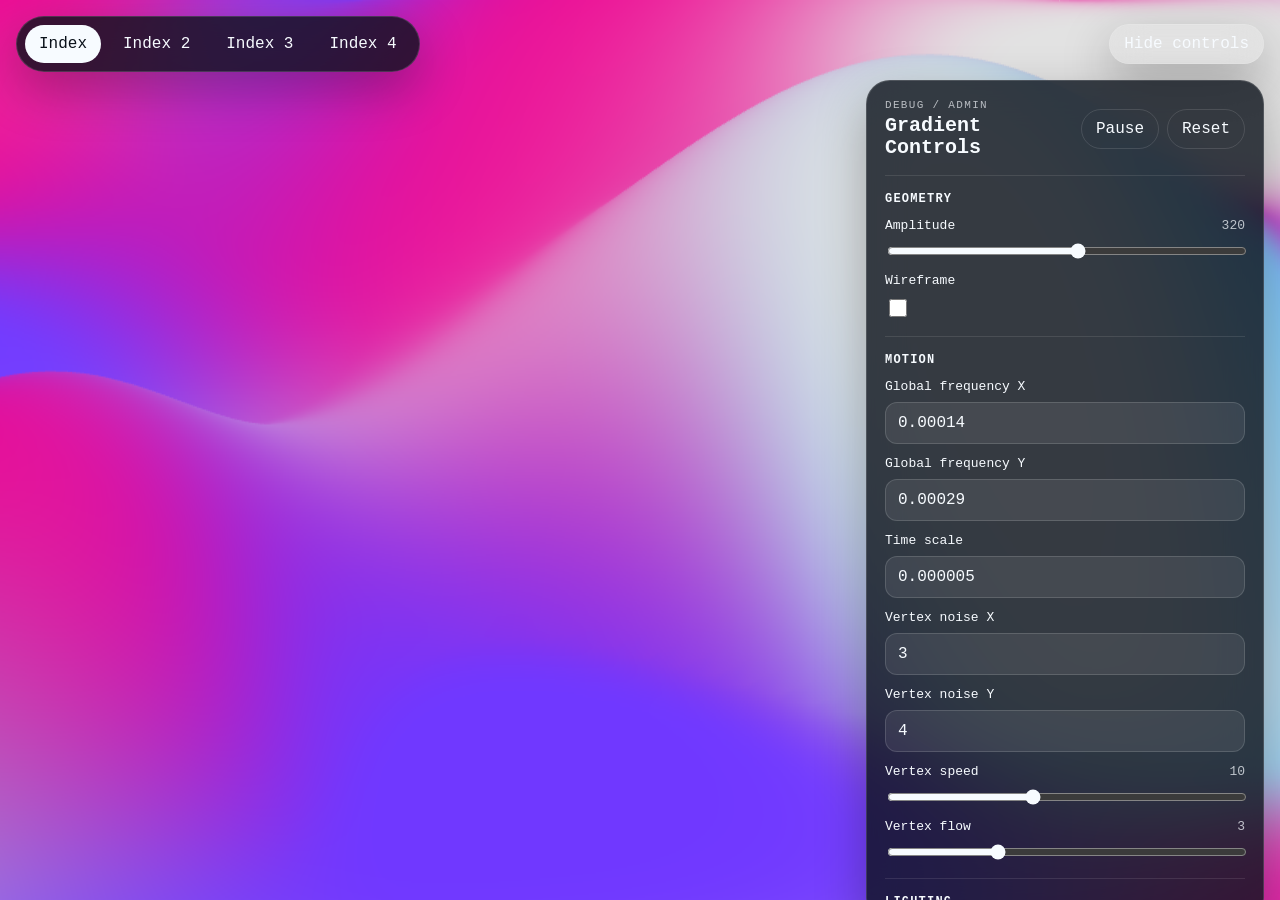
<file: index.html>
<html>
    <head>
        <meta charset="utf-8">
        <meta name="viewport" content="width=device-width, initial-scale=1">
        <title>Stripe Gradient 2</title>
        <script src="Gradient.js" ></script>
        <script src="controls.js"></script>
        <link rel="stylesheet" href="controls.css">
    </head>
    <style>
        body {
            margin:0;
            padding:0;
        }
        #gradient-canvas {
--gradient-color-1:#ef008f;--gradient-color-2:#6ec3f4;--gradient-color-3:#7038ff;--gradient-color-4:#e2e2e2;
        }
    </style>
    <body>
        <canvas id="gradient-canvas" style="width:100vw;height:100vh"></canvas>
        <script>
            window.gradient = new Gradient()
            window.gradient.initGradient('#gradient-canvas');
            mountGradientControls(window.gradient);
        </script>
    </body>
</html>
</file>
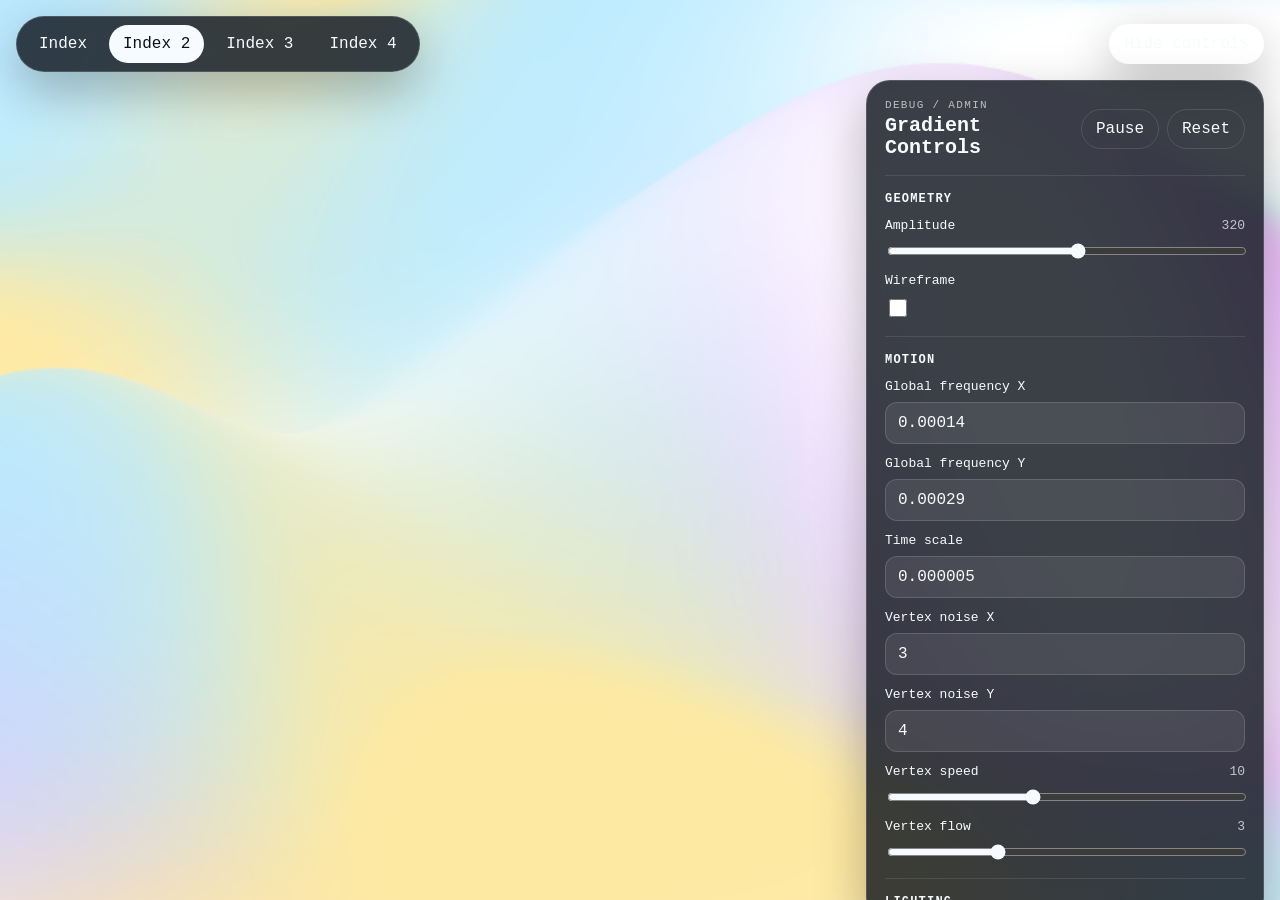
<file: index-2.html>
<html>
    <head>
        <meta charset="utf-8">
        <meta name="viewport" content="width=device-width, initial-scale=1">
        <title>Stripe Gradient 3</title>
        <script src="Gradient.js" ></script>
        <script src="controls.js"></script>
        <link rel="stylesheet" href="controls.css">
    </head>
    <style>
        body {
            margin:0;
            padding:0;
        }
        #gradient-canvas {
          --gradient-color-1: #B7EAFF;
          --gradient-color-2: #E7AEFE;
          --gradient-color-3: #FEE9A2;
          --gradient-color-4: #fff;

          /* --gradient-color-1: #B7EAFF;
          --gradient-color-2: #fff;
          --gradient-color-3: #fff;
          --gradient-color-4: #A2FDDD; */

          /* --gradient-color-1: #B7EAFF;
          --gradient-color-2: #E7AEFE;
          --gradient-color-3: #FFAFDB;
          --gradient-color-4: #A2FDDD; */
        }
    </style>
    <body>
        <canvas id="gradient-canvas" style="width:100vw;height:100vh"></canvas>
        <script>
            window.gradient = new Gradient()
            window.gradient.initGradient('#gradient-canvas');
            mountGradientControls(window.gradient);
        </script>
    </body>
</html>
</file>
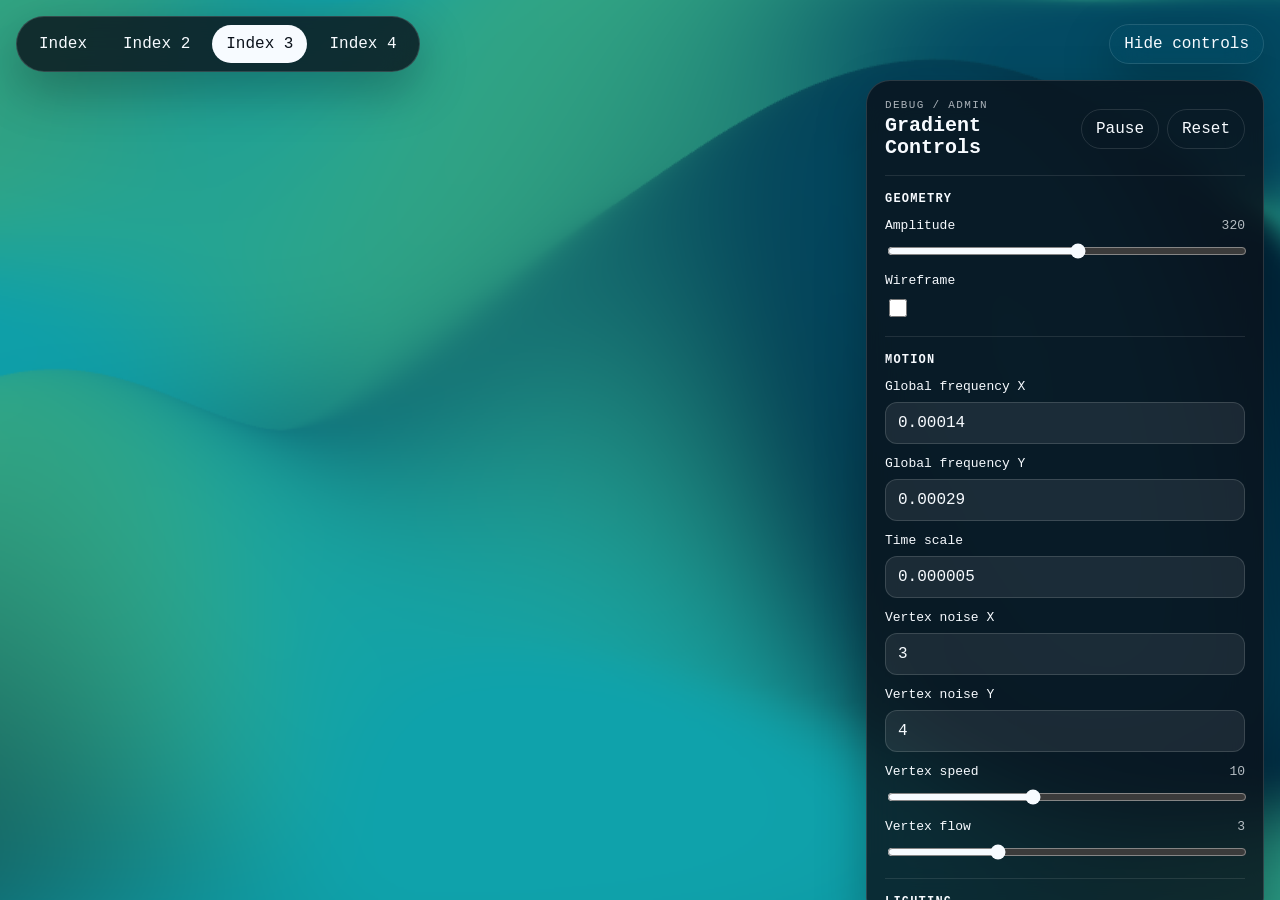
<file: index-3.html>
<html>
    <head>
        <meta charset="utf-8">
        <meta name="viewport" content="width=device-width, initial-scale=1">
        <title>Stripe Gradient 2</title>
        <script src="Gradient.js" ></script>
        <script src="controls.js"></script>
        <link rel="stylesheet" href="controls.css">
    </head>
    <style>
        body {
            margin:0;
            padding:0;
        }
        #gradient-canvas {
            --gradient-color-1: #35ab86;
            --gradient-color-2: #00182c;
            --gradient-color-3: #0fa2ab;
            --gradient-color-4: #034a63;
        }
    </style>
    <body>
        <canvas id="gradient-canvas" style="width:100vw;height:100vh"></canvas>
        <script>
            window.gradient = new Gradient()
            window.gradient.initGradient('#gradient-canvas');
            mountGradientControls(window.gradient);
        </script>
    </body>
</html>
</file>
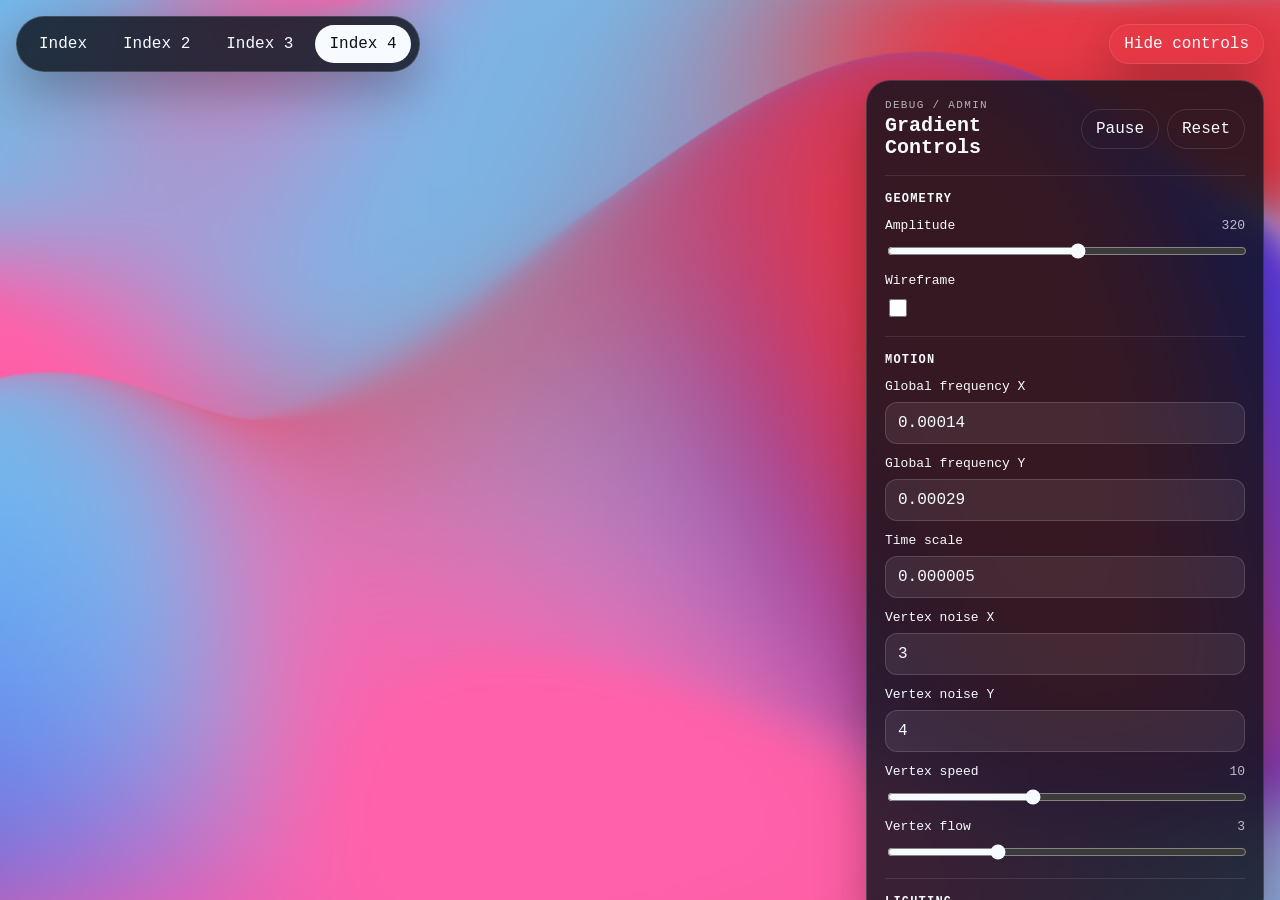
<file: index-4.html>
<html>
    <head>
        <meta charset="utf-8">
        <meta name="viewport" content="width=device-width, initial-scale=1">
        <title>Stripe Gradient 4</title>
        <script src="Gradient.js" ></script>
        <script src="controls.js"></script>
        <link rel="stylesheet" href="controls.css">
    </head>
    <style>
        body {
            margin:0;
            padding:0;
        }
        #gradient-canvas {
            --gradient-color-1: #6ec3f4;
            --gradient-color-2: #3a3aff;
            --gradient-color-3: #ff61ab;
            --gradient-color-4: #E63946;
        }
    </style>
    <body>
        <canvas id="gradient-canvas" style="width:100vw;height:100vh"></canvas>
        <script>
            window.gradient = new Gradient()
            window.gradient.initGradient('#gradient-canvas');
            mountGradientControls(window.gradient);
        </script>
    </body>
</html>
</file>
<file: controls.css>
.gradient-admin {
    color: #f7fbff;
    font-family: "SFMono-Regular", Consolas, "Liberation Mono", Menlo, monospace;
    pointer-events: none;
}

.gradient-admin__bar {
    align-items: center;
    display: flex;
    gap: 12px;
    justify-content: space-between;
    left: 16px;
    position: fixed;
    right: 16px;
    top: 16px;
    z-index: 20;
}

.gradient-admin__nav,
.gradient-admin__toggle,
.gradient-admin__panel {
    backdrop-filter: blur(18px);
    background: rgba(10, 17, 26, 0.8);
    border: 1px solid rgba(255, 255, 255, 0.14);
    box-shadow: 0 18px 50px rgba(0, 0, 0, 0.28);
    pointer-events: auto;
}

.gradient-admin__nav {
    border-radius: 999px;
    display: flex;
    flex-wrap: wrap;
    gap: 8px;
    padding: 8px;
}

.gradient-admin__nav-link,
.gradient-admin__toggle,
.gradient-admin__button-row button {
    appearance: none;
    background: transparent;
    border: 0;
    border-radius: 999px;
    color: inherit;
    cursor: pointer;
    font: inherit;
    padding: 10px 14px;
    text-decoration: none;
    transition: background-color 140ms ease, color 140ms ease, border-color 140ms ease;
}

.gradient-admin__nav-link:hover,
.gradient-admin__toggle:hover,
.gradient-admin__button-row button:hover {
    background: rgba(255, 255, 255, 0.12);
}

.gradient-admin__nav-link.is-active {
    background: #f7fbff;
    color: #0a111a;
}

.gradient-admin__toggle,
.gradient-admin__button-row button {
    border: 1px solid rgba(255, 255, 255, 0.12);
}

.gradient-admin__panel {
    border-radius: 24px;
    max-height: calc(100vh - 96px);
    overflow: auto;
    padding: 18px;
    position: fixed;
    right: 16px;
    top: 80px;
    width: min(360px, calc(100vw - 32px));
    z-index: 20;
}

.gradient-admin.is-collapsed .gradient-admin__panel {
    display: none;
}

.gradient-admin__panel-header,
.gradient-admin__button-row,
.gradient-admin__field-heading,
.gradient-admin__field--checkbox,
.gradient-admin__field--color {
    align-items: center;
    display: flex;
    justify-content: space-between;
}

.gradient-admin__panel-header {
    gap: 16px;
    margin-bottom: 16px;
}

.gradient-admin__panel-header h1,
.gradient-admin__section h2,
.gradient-admin__eyebrow,
.gradient-admin__field,
.gradient-admin__field-label,
.gradient-admin__field code,
.gradient-admin__field output {
    margin: 0;
}

.gradient-admin__eyebrow {
    color: rgba(247, 251, 255, 0.68);
    font-size: 11px;
    letter-spacing: 0.12em;
    text-transform: uppercase;
}

.gradient-admin__panel-header h1 {
    font-size: 20px;
    line-height: 1.1;
    margin-top: 4px;
}

.gradient-admin__button-row {
    gap: 8px;
}

.gradient-admin__section {
    border-top: 1px solid rgba(255, 255, 255, 0.1);
    display: grid;
    gap: 12px;
    padding-top: 16px;
}

.gradient-admin__section + .gradient-admin__section {
    margin-top: 16px;
}

.gradient-admin__section h2 {
    font-size: 12px;
    letter-spacing: 0.1em;
    text-transform: uppercase;
}

.gradient-admin__field {
    display: grid;
    gap: 8px;
}

.gradient-admin__field-label,
.gradient-admin__field code,
.gradient-admin__field output,
.gradient-admin__field input {
    font-size: 13px;
}

.gradient-admin__field code,
.gradient-admin__field output {
    color: rgba(247, 251, 255, 0.72);
}

.gradient-admin__field input[type="number"] {
    appearance: textfield;
}

.gradient-admin__field input[type="number"],
.gradient-admin__field input[type="range"],
.gradient-admin__field input[type="color"] {
    width: 100%;
}

.gradient-admin__field input[type="number"],
.gradient-admin__field input[type="color"] {
    background: rgba(255, 255, 255, 0.08);
    border: 1px solid rgba(255, 255, 255, 0.14);
    border-radius: 12px;
    color: inherit;
    font: inherit;
    min-height: 42px;
    padding: 0 12px;
}

.gradient-admin__field input[type="range"] {
    accent-color: #f7fbff;
}

.gradient-admin__field input[type="checkbox"] {
    accent-color: #f7fbff;
    height: 18px;
    width: 18px;
}

.gradient-admin__field input[type="color"] {
    cursor: pointer;
    min-width: 72px;
    padding: 4px;
}

@media (max-width: 720px) {
    .gradient-admin__bar {
        align-items: stretch;
        flex-direction: column;
    }

    .gradient-admin__nav {
        border-radius: 24px;
    }

    .gradient-admin__toggle {
        align-self: flex-end;
    }

    .gradient-admin__panel {
        left: 16px;
        right: 16px;
        top: 120px;
        width: auto;
    }

    .gradient-admin__panel-header {
        align-items: flex-start;
        flex-direction: column;
    }
}
</file>
